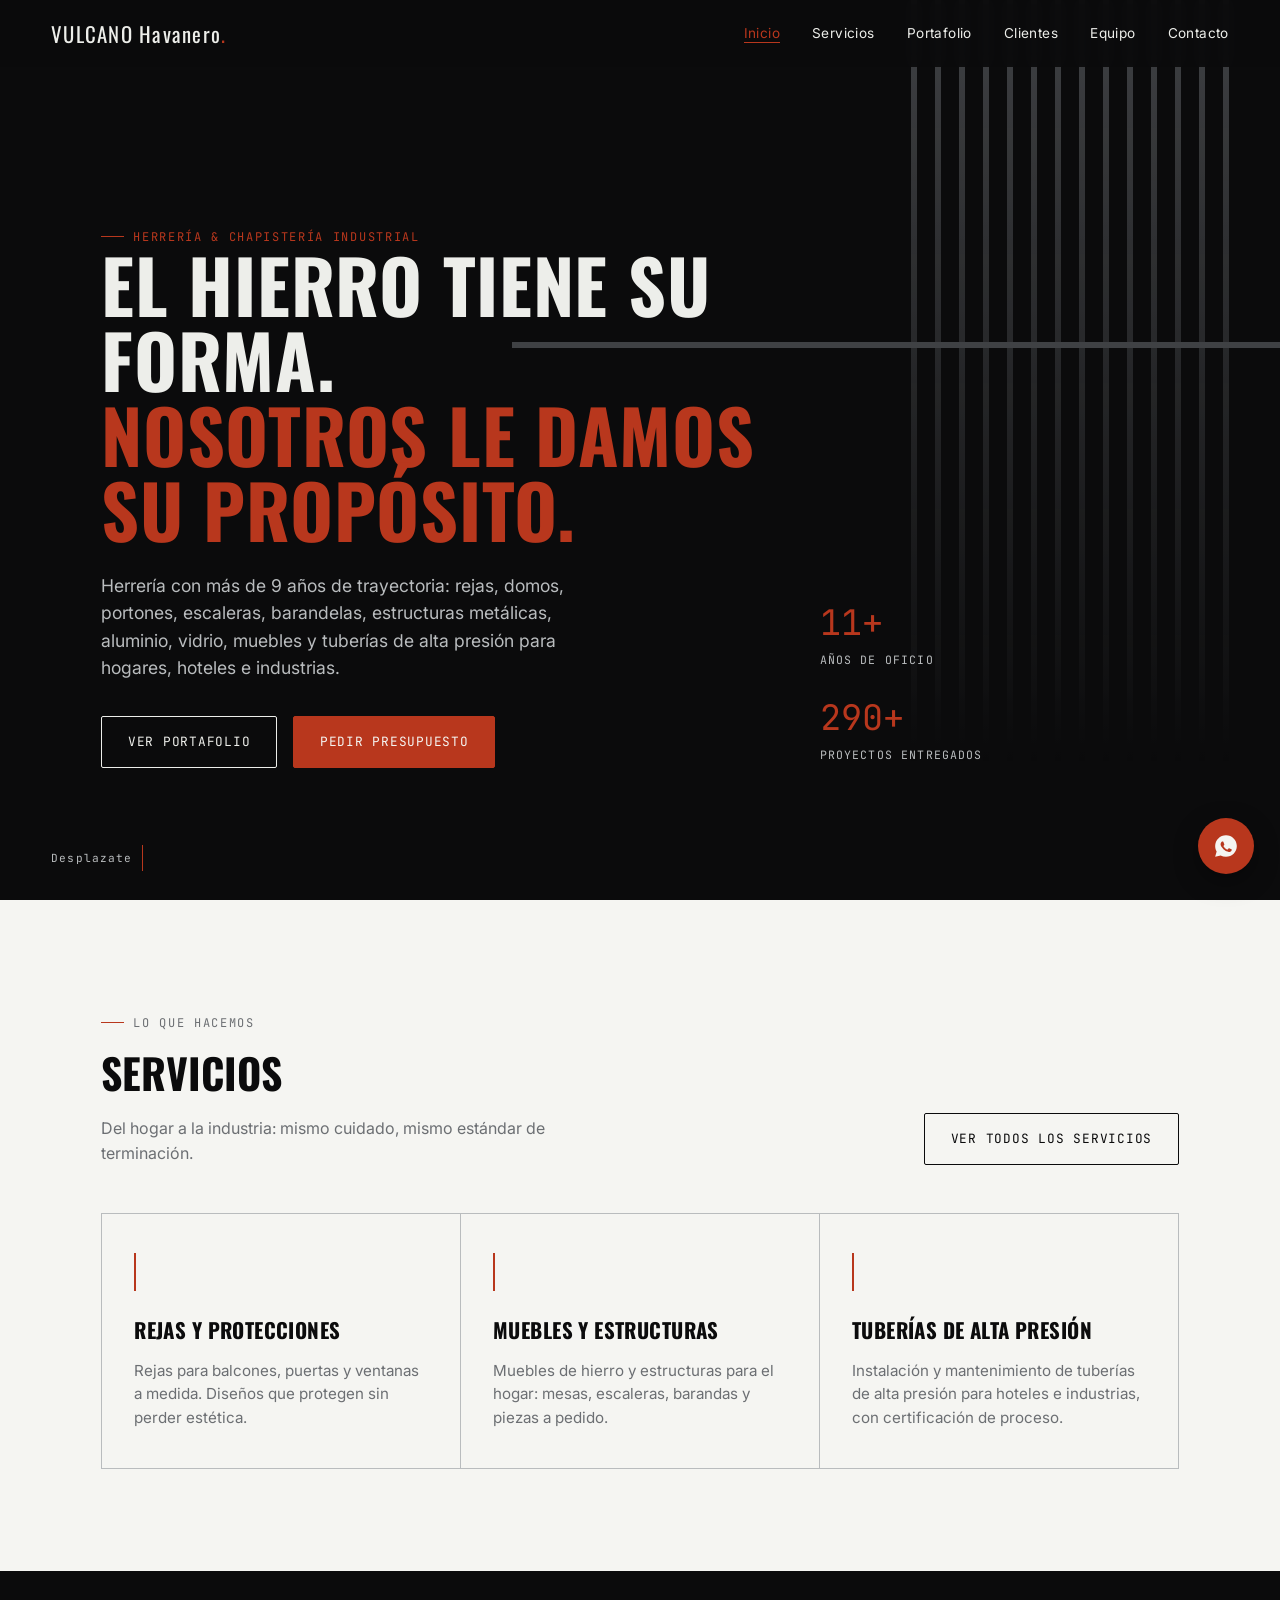
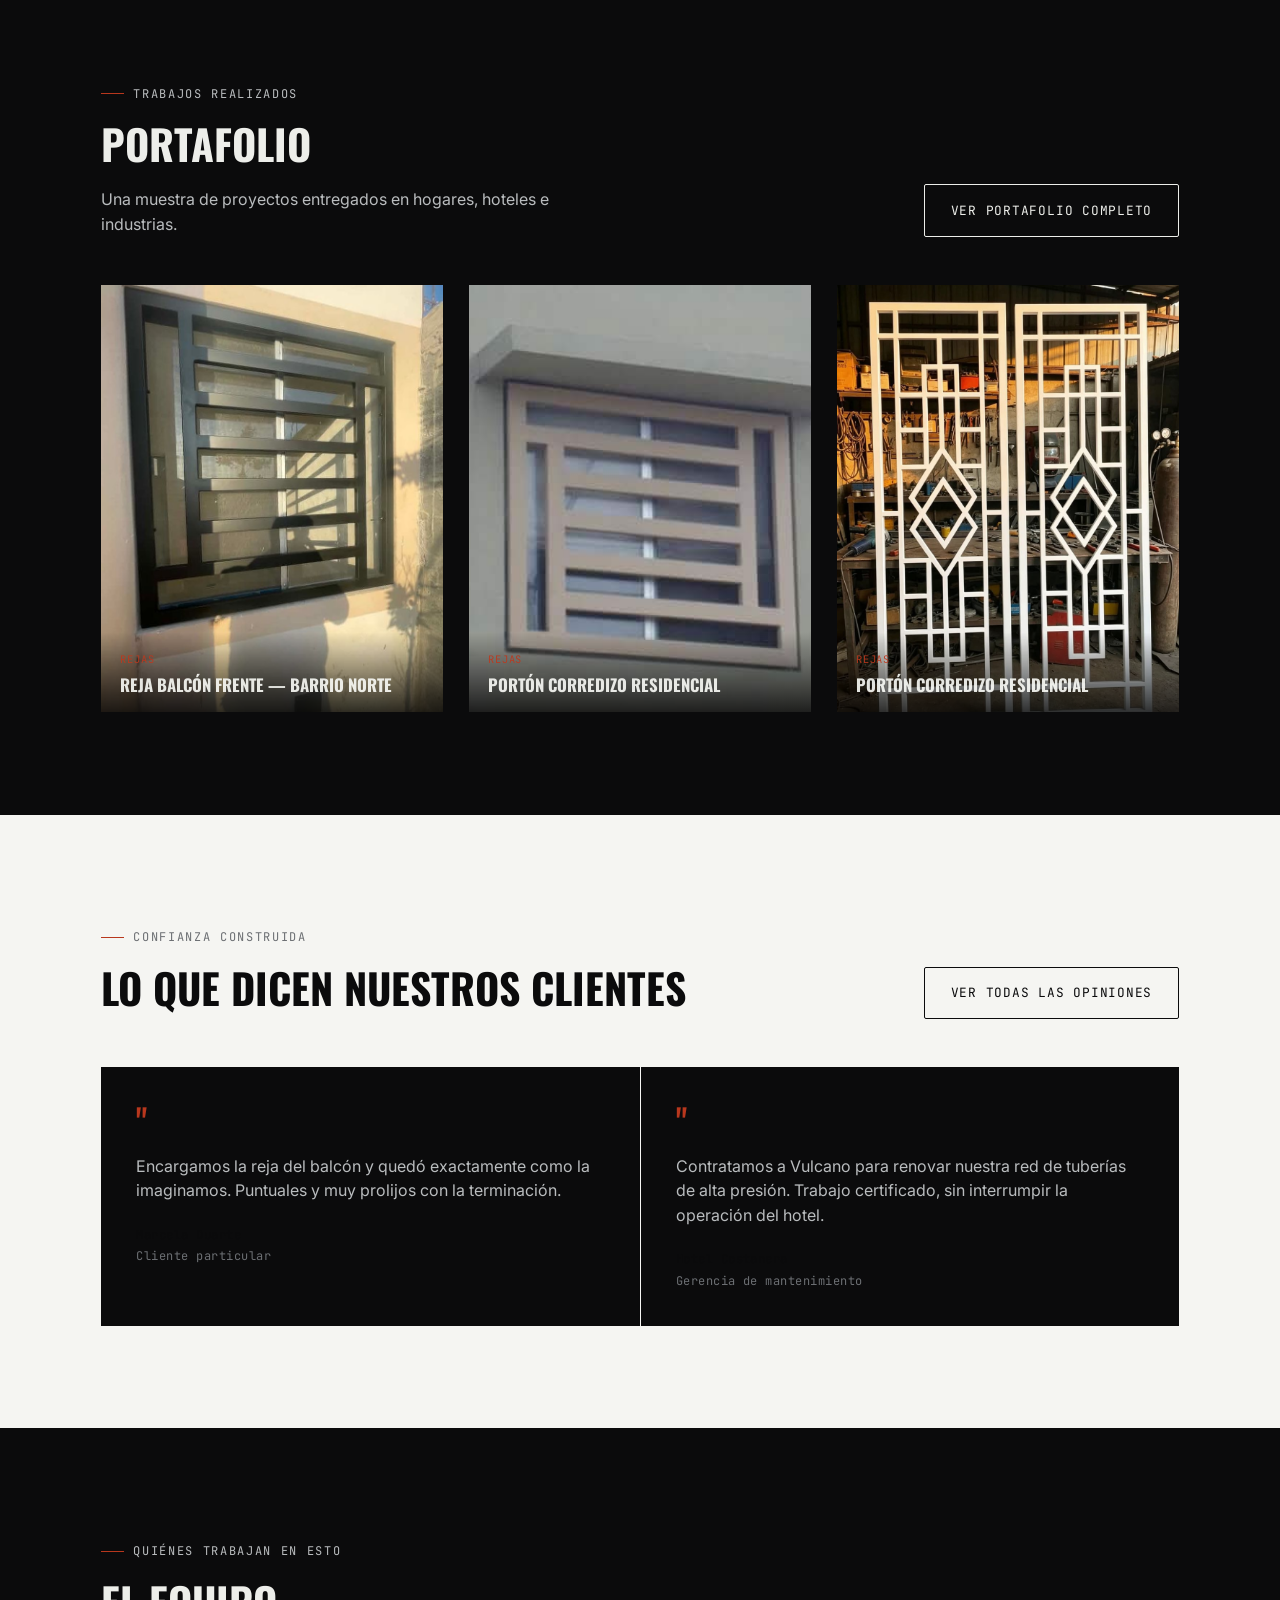
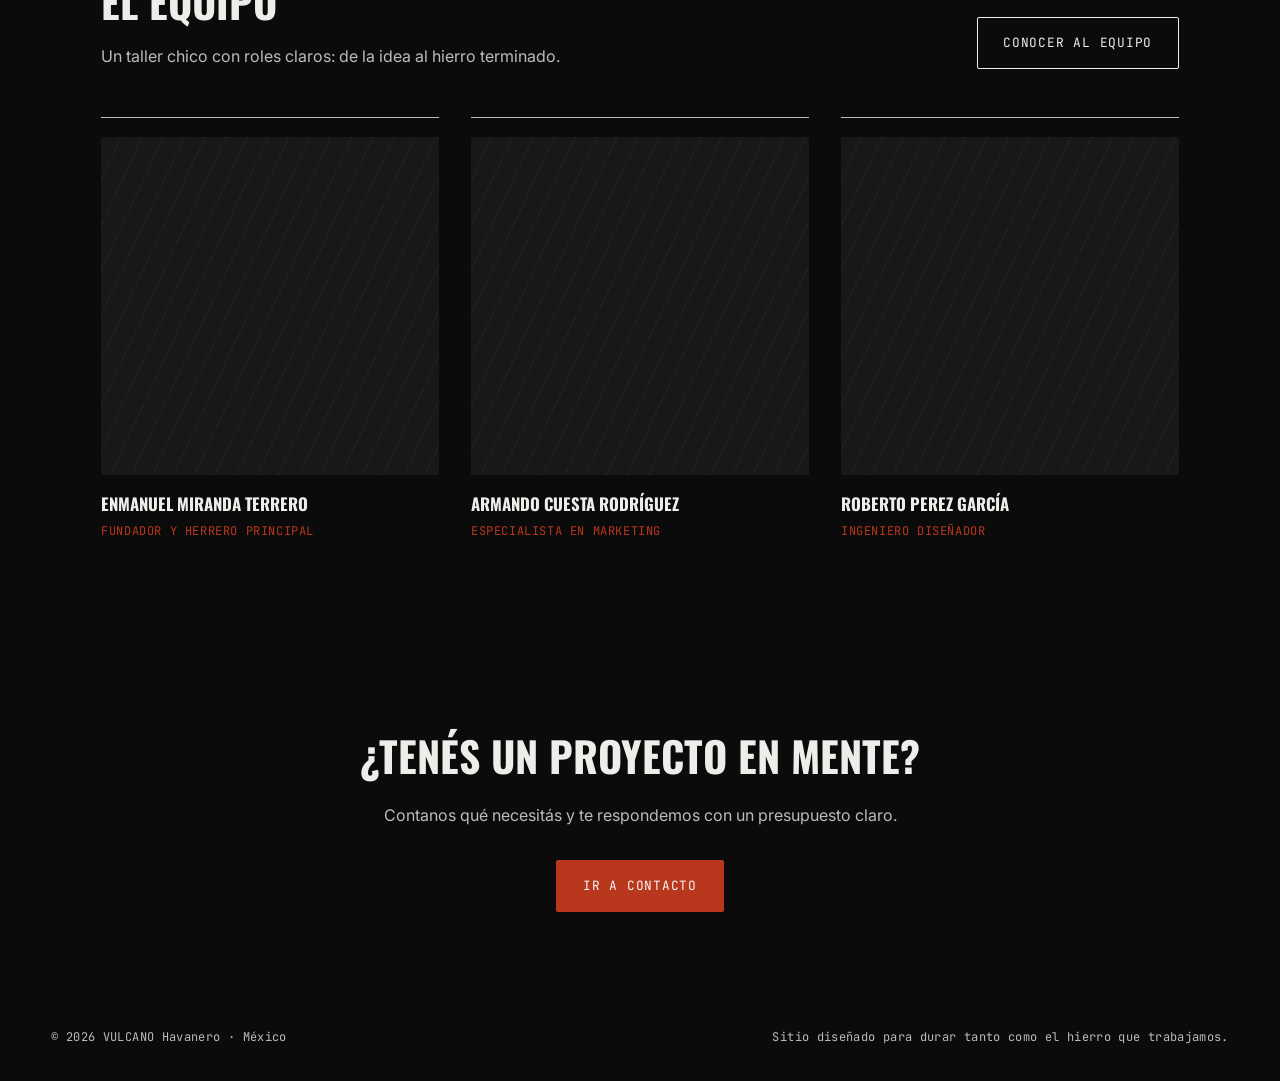
<file: index.html>
<!DOCTYPE html>
<html lang="es">
<head>
<meta charset="UTF-8">
<meta name="viewport" content="width=device-width, initial-scale=1.0">
<title>VULCANO Havanero — Herrería & Tuberías Industriales</title>
<meta name="description" content="Rejas, portones, muebles de hierro y tuberías de alta presión para hogares, hoteles e industrias.">
<link rel="preconnect" href="https://fonts.googleapis.com">
<link rel="preconnect" href="https://fonts.gstatic.com" crossorigin>
<link href="https://fonts.googleapis.com/css2?family=Oswald:wght@500;600;700&family=Inter:wght@400;500;600&family=JetBrains+Mono:wght@400;500&display=swap" rel="stylesheet">
<link rel="stylesheet" href="styles.css">
</head>
<body data-page="inicio">
<header>
  <a href="index.html" class="logo">VULCANO Havanero<span>.</span></a>
  <button class="nav-toggle" aria-label="Abrir menú" id="navToggle">☰</button>
  <nav>
    <ul id="navList">
      <li><a href="index.html" data-nav="inicio">Inicio</a></li>
      <li><a href="servicios.html" data-nav="servicios">Servicios</a></li>
      <li><a href="portafolio.html" data-nav="portafolio">Portafolio</a></li>
      <li><a href="testimonios.html" data-nav="testimonios">Clientes</a></li>
      <li><a href="equipo.html" data-nav="equipo">Equipo</a></li>
      <li><a href="contacto.html" data-nav="contacto">Contacto</a></li>
    </ul>
  </nav>
</header>

<section class="hero" id="inicio">
  <div class="grille" id="grille" aria-hidden="true"></div>
  <div class="container">
    <div class="hero-copy">
      <p class="eyebrow">Herrería &amp; chapistería industrial</p>
      <h1 id="heroTitle"></h1>
      <p class="lede" id="heroLede"></p>
      <div class="cta-row">
        <a href="portafolio.html" class="btn on-dark">Ver portafolio</a>
        <a href="contacto.html" class="btn primary">Pedir presupuesto</a>
      </div>
    </div>
    <div class="hero-stats" id="heroStats"></div>
  </div>
  <div class="scroll-cue">Desplazate</div>
</section>

<section class="section">
  <div class="container">
    <div class="teaser-head">
      <div class="txt">
        <p class="eyebrow">Lo que hacemos</p>
        <h2>Servicios</h2>
        <p>Del hogar a la industria: mismo cuidado, mismo estándar de terminación.</p>
      </div>
      <a href="servicios.html" class="btn">Ver todos los servicios</a>
    </div>
    <div class="services-grid" id="servicesGridHome"></div>
  </div>
</section>

<section class="section alt">
  <div class="container">
    <div class="teaser-head">
      <div class="txt">
        <p class="eyebrow">Trabajos realizados</p>
        <h2>Portafolio</h2>
        <p>Una muestra de proyectos entregados en hogares, hoteles e industrias.</p>
      </div>
      <a href="portafolio.html" class="btn on-dark">Ver portafolio completo</a>
    </div>
    <div class="portfolio-grid" id="portfolioGridHome"></div>
  </div>
</section>

<section class="section">
  <div class="container">
    <div class="teaser-head">
      <div class="txt">
        <p class="eyebrow">Confianza construida</p>
        <h2>Lo que dicen nuestros clientes</h2>
      </div>
      <a href="testimonios.html" class="btn">Ver todas las opiniones</a>
    </div>
    <div class="testi-grid" id="testiGridHome"></div>
  </div>
</section>

<section class="section alt">
  <div class="container">
    <div class="teaser-head">
      <div class="txt">
        <p class="eyebrow">Quiénes trabajan en esto</p>
        <h2>El equipo</h2>
        <p>Un taller chico con roles claros: de la idea al hierro terminado.</p>
      </div>
      <a href="equipo.html" class="btn on-dark">Conocer al equipo</a>
    </div>
    <div class="team-grid" id="teamGridHome"></div>
  </div>
</section>

<section class="cta-band">
  <h2>¿Tenés un proyecto en mente?</h2>
  <p>Contanos qué necesitás y te respondemos con un presupuesto claro.</p>
  <a href="contacto.html" class="btn primary">Ir a contacto</a>
</section>
<footer>
  <div class="footer-row">
    <span id="footerName"></span>
    <span>Sitio diseñado para durar tanto como el hierro que trabajamos.</span>
  </div>
</footer>

<a class="whatsapp-float" id="whatsappFloat" href="#" target="_blank" aria-label="Escribinos por WhatsApp">
  <svg viewBox="0 0 24 24"><path d="M12 2C6.48 2 2 6.48 2 12c0 1.85.5 3.58 1.36 5.07L2 22l5.06-1.33A9.94 9.94 0 0 0 12 22c5.52 0 10-4.48 10-10S17.52 2 12 2zm5.2 14.2c-.22.62-1.28 1.19-1.77 1.24-.45.05-.9.24-3.03-.63-2.57-1.06-4.24-3.67-4.37-3.84-.13-.17-1.04-1.38-1.04-2.64 0-1.25.66-1.87.9-2.12.22-.24.5-.3.66-.3.17 0 .33 0 .48.01.16.01.36-.06.56.43.22.53.75 1.85.82 1.98.06.13.1.29.02.46-.08.17-.13.28-.26.43-.13.15-.27.34-.39.46-.13.13-.26.27-.11.53.15.26.66 1.09 1.42 1.77.98.87 1.8 1.14 2.06 1.27.26.13.41.11.56-.06.16-.17.65-.75.82-1.01.17-.26.34-.22.56-.13.22.09 1.42.67 1.67.79.24.13.4.19.46.3.06.11.06.63-.16 1.25z"/></svg>
</a>

<script src="content.js"></script>
<script src="script.js"></script>
</body>
</html>
</file>
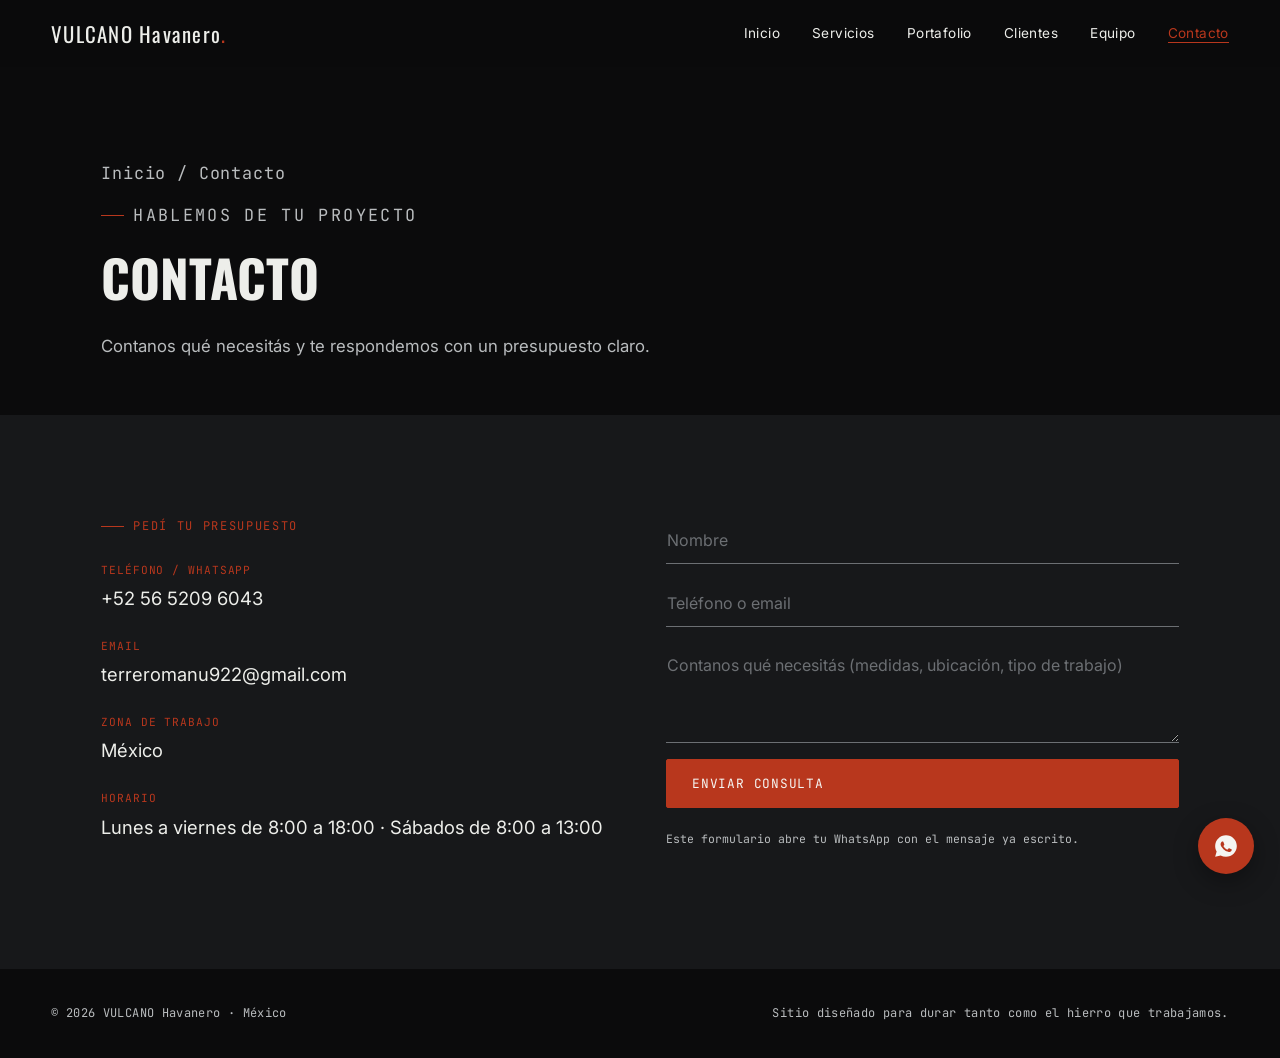
<file: contacto.html>
<!DOCTYPE html>
<html lang="es">
<head>
<meta charset="UTF-8">
<meta name="viewport" content="width=device-width, initial-scale=1.0">
<title>Contacto — VULCANO Herrería & Tuberías Industriales</title>
<meta name="description" content="Pedí tu presupuesto para rejas, muebles o tuberías de alta presión.">
<link rel="preconnect" href="https://fonts.googleapis.com">
<link rel="preconnect" href="https://fonts.gstatic.com" crossorigin>
<link href="https://fonts.googleapis.com/css2?family=Oswald:wght@500;600;700&family=Inter:wght@400;500;600&family=JetBrains+Mono:wght@400;500&display=swap" rel="stylesheet">
<link rel="stylesheet" href="styles.css">
</head>
<body data-page="contacto">
<header>
  <a href="index.html" class="logo">VULCANO Havanero<span>.</span></a>
  <button class="nav-toggle" aria-label="Abrir menú" id="navToggle">☰</button>
  <nav>
    <ul id="navList">
      <li><a href="index.html" data-nav="inicio">Inicio</a></li>
      <li><a href="servicios.html" data-nav="servicios">Servicios</a></li>
      <li><a href="portafolio.html" data-nav="portafolio">Portafolio</a></li>
      <li><a href="testimonios.html" data-nav="testimonios">Clientes</a></li>
      <li><a href="equipo.html" data-nav="equipo">Equipo</a></li>
      <li><a href="contacto.html" data-nav="contacto">Contacto</a></li>
    </ul>
  </nav>
</header>
<section class="page-banner">
  <div class="container">
    <p class="breadcrumb"><a href="index.html">Inicio</a> / Contacto</p>
    <p class="eyebrow">Hablemos de tu proyecto</p>
    <h1>Contacto</h1>
    <p>Contanos qué necesitás y te respondemos con un presupuesto claro.</p>
  </div>
</section>

<section class="section contact">
  <div class="container contact-grid">
    <div class="contact-info">
      <p class="eyebrow">Pedí tu presupuesto</p>
      <div id="contactRows" style="margin-top:1.6rem;"></div>
    </div>
    <form class="contact-form" id="contactForm">
      <input type="text" placeholder="Nombre" required>
      <input type="text" placeholder="Teléfono o email" required>
      <textarea placeholder="Contanos qué necesitás (medidas, ubicación, tipo de trabajo)" required></textarea>
      <button type="submit" class="btn primary">Enviar consulta</button>
      <p class="form-note">Este formulario abre tu WhatsApp con el mensaje ya escrito.</p>
    </form>
  </div>
</section>
<footer>
  <div class="footer-row">
    <span id="footerName"></span>
    <span>Sitio diseñado para durar tanto como el hierro que trabajamos.</span>
  </div>
</footer>

<a class="whatsapp-float" id="whatsappFloat" href="#" target="_blank" aria-label="Escribinos por WhatsApp">
  <svg viewBox="0 0 24 24"><path d="M12 2C6.48 2 2 6.48 2 12c0 1.85.5 3.58 1.36 5.07L2 22l5.06-1.33A9.94 9.94 0 0 0 12 22c5.52 0 10-4.48 10-10S17.52 2 12 2zm5.2 14.2c-.22.62-1.28 1.19-1.77 1.24-.45.05-.9.24-3.03-.63-2.57-1.06-4.24-3.67-4.37-3.84-.13-.17-1.04-1.38-1.04-2.64 0-1.25.66-1.87.9-2.12.22-.24.5-.3.66-.3.17 0 .33 0 .48.01.16.01.36-.06.56.43.22.53.75 1.85.82 1.98.06.13.1.29.02.46-.08.17-.13.28-.26.43-.13.15-.27.34-.39.46-.13.13-.26.27-.11.53.15.26.66 1.09 1.42 1.77.98.87 1.8 1.14 2.06 1.27.26.13.41.11.56-.06.16-.17.65-.75.82-1.01.17-.26.34-.22.56-.13.22.09 1.42.67 1.67.79.24.13.4.19.46.3.06.11.06.63-.16 1.25z"/></svg>
</a>

<script src="content.js"></script>
<script src="script.js"></script>
</body>
</html>
</file>
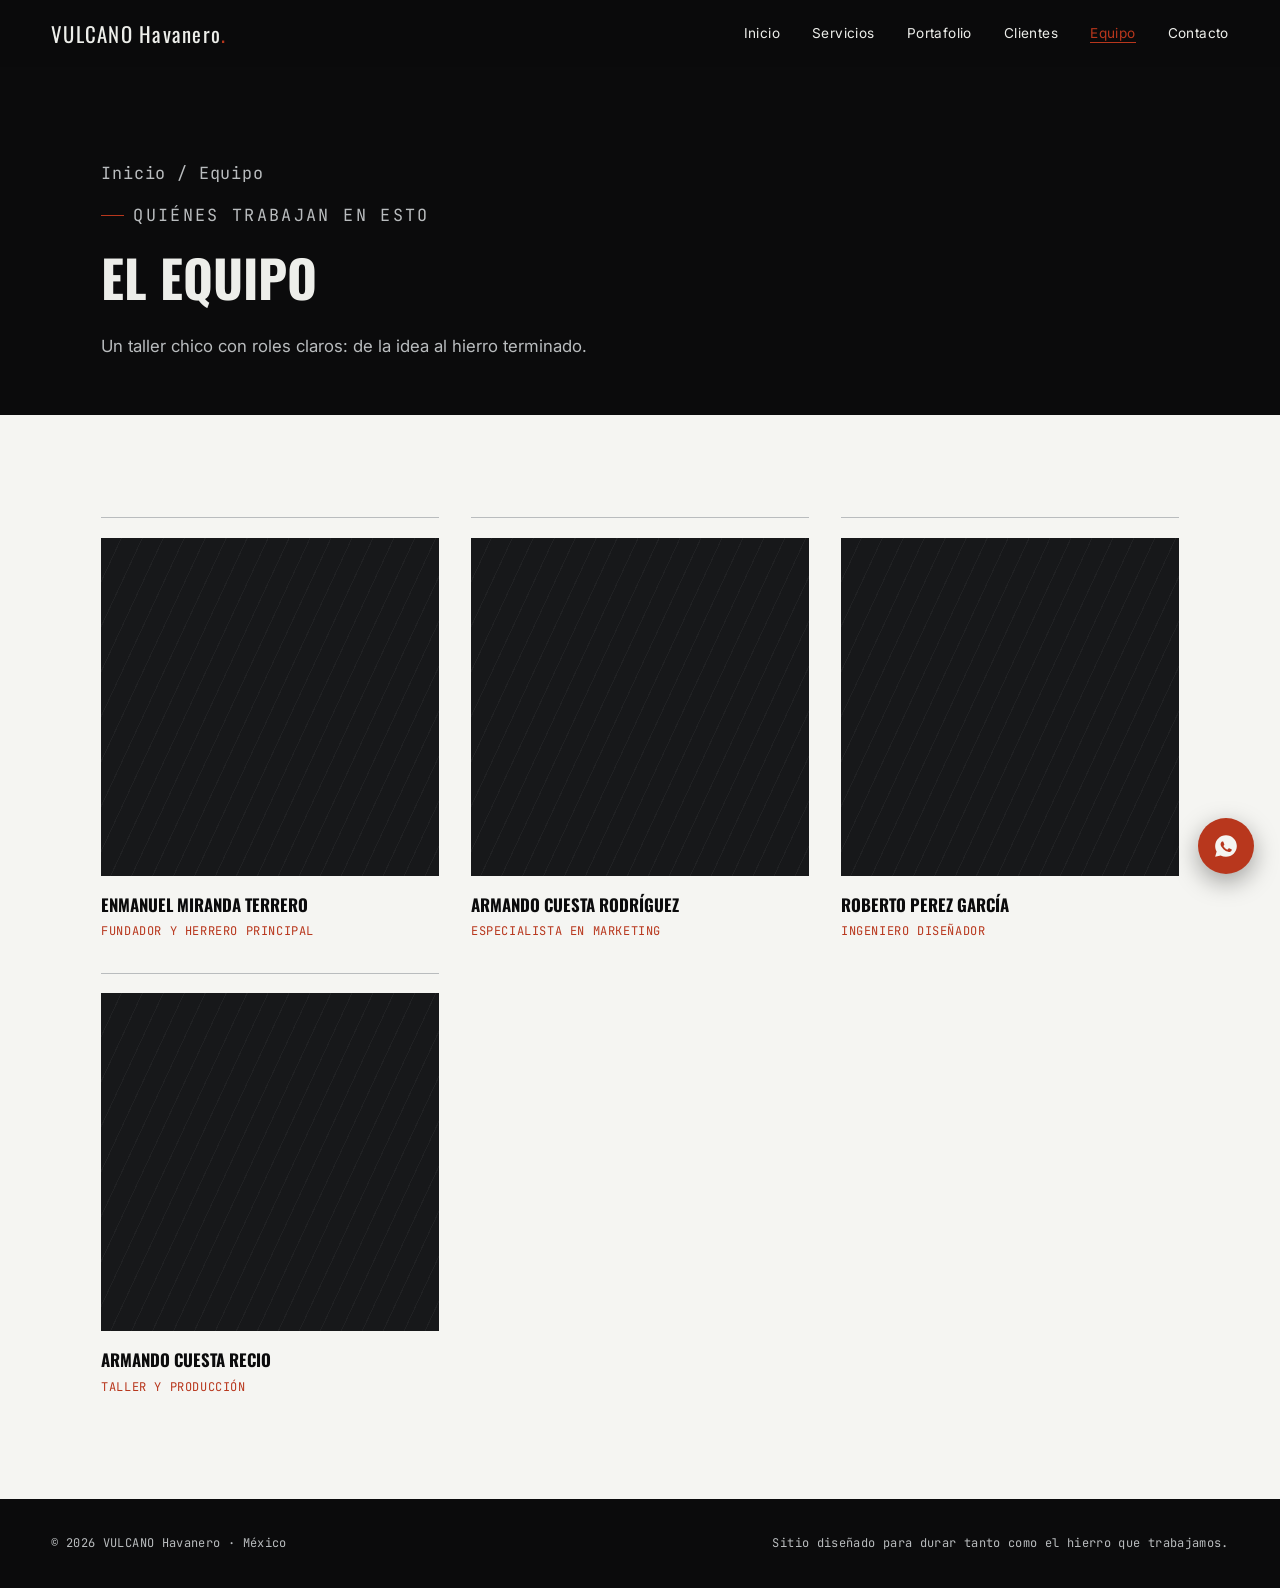
<file: equipo.html>
<!DOCTYPE html>
<html lang="es">
<head>
<meta charset="UTF-8">
<meta name="viewport" content="width=device-width, initial-scale=1.0">
<title>Equipo — VULCANO Havanero Herrería & Tuberías Industriales</title>
<meta name="description" content="Conocé al equipo detrás de VULCANO: herrería, diseño, marketing y producción.">
<link rel="preconnect" href="https://fonts.googleapis.com">
<link rel="preconnect" href="https://fonts.gstatic.com" crossorigin>
<link href="https://fonts.googleapis.com/css2?family=Oswald:wght@500;600;700&family=Inter:wght@400;500;600&family=JetBrains+Mono:wght@400;500&display=swap" rel="stylesheet">
<link rel="stylesheet" href="styles.css">
</head>
<body data-page="equipo">
<header>
  <a href="index.html" class="logo">VULCANO Havanero<span>.</span></a>
  <button class="nav-toggle" aria-label="Abrir menú" id="navToggle">☰</button>
  <nav>
    <ul id="navList">
      <li><a href="index.html" data-nav="inicio">Inicio</a></li>
      <li><a href="servicios.html" data-nav="servicios">Servicios</a></li>
      <li><a href="portafolio.html" data-nav="portafolio">Portafolio</a></li>
      <li><a href="testimonios.html" data-nav="testimonios">Clientes</a></li>
      <li><a href="equipo.html" data-nav="equipo">Equipo</a></li>
      <li><a href="contacto.html" data-nav="contacto">Contacto</a></li>
    </ul>
  </nav>
</header>
<section class="page-banner">
  <div class="container">
    <p class="breadcrumb"><a href="index.html">Inicio</a> / Equipo</p>
    <p class="eyebrow">Quiénes trabajan en esto</p>
    <h1>El equipo</h1>
    <p>Un taller chico con roles claros: de la idea al hierro terminado.</p>
  </div>
</section>

<section class="section">
  <div class="container">
    <div class="team-grid" id="teamGrid"></div>
  </div>
</section>
<footer>
  <div class="footer-row">
    <span id="footerName"></span>
    <span>Sitio diseñado para durar tanto como el hierro que trabajamos.</span>
  </div>
</footer>

<a class="whatsapp-float" id="whatsappFloat" href="#" target="_blank" aria-label="Escribinos por WhatsApp">
  <svg viewBox="0 0 24 24"><path d="M12 2C6.48 2 2 6.48 2 12c0 1.85.5 3.58 1.36 5.07L2 22l5.06-1.33A9.94 9.94 0 0 0 12 22c5.52 0 10-4.48 10-10S17.52 2 12 2zm5.2 14.2c-.22.62-1.28 1.19-1.77 1.24-.45.05-.9.24-3.03-.63-2.57-1.06-4.24-3.67-4.37-3.84-.13-.17-1.04-1.38-1.04-2.64 0-1.25.66-1.87.9-2.12.22-.24.5-.3.66-.3.17 0 .33 0 .48.01.16.01.36-.06.56.43.22.53.75 1.85.82 1.98.06.13.1.29.02.46-.08.17-.13.28-.26.43-.13.15-.27.34-.39.46-.13.13-.26.27-.11.53.15.26.66 1.09 1.42 1.77.98.87 1.8 1.14 2.06 1.27.26.13.41.11.56-.06.16-.17.65-.75.82-1.01.17-.26.34-.22.56-.13.22.09 1.42.67 1.67.79.24.13.4.19.46.3.06.11.06.63-.16 1.25z"/></svg>
</a>

<script src="content.js"></script>
<script src="script.js"></script>
</body>
</html>
</file>
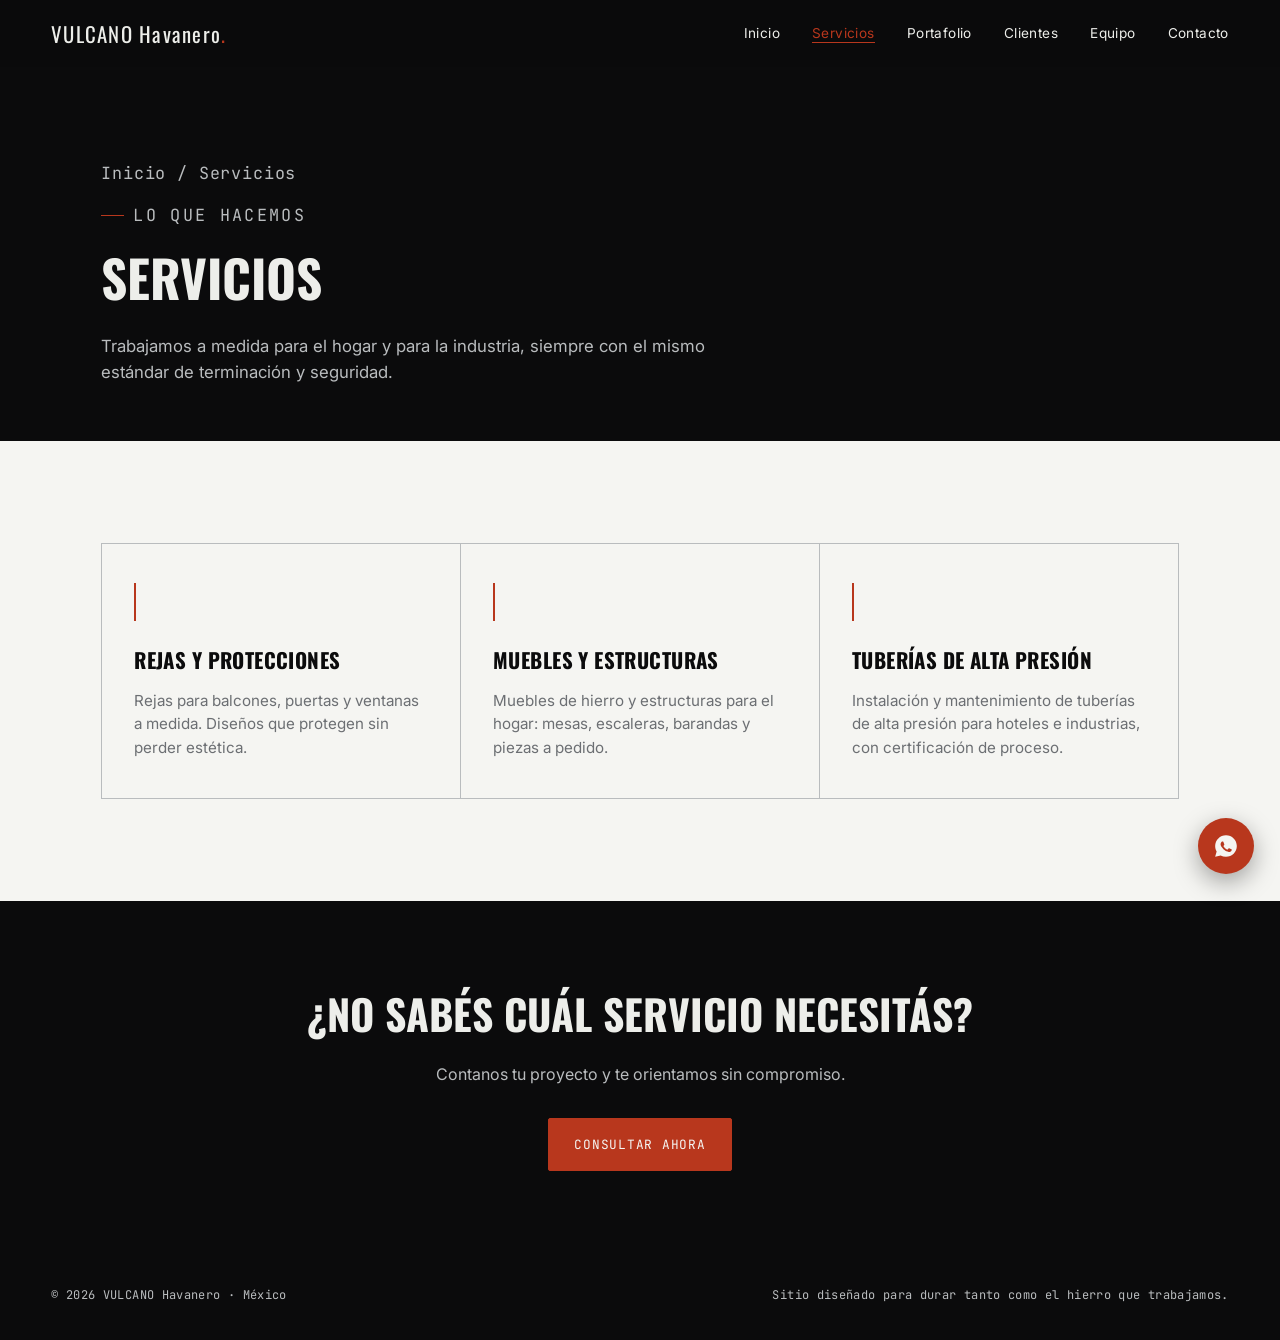
<file: servicios.html>
<!DOCTYPE html>
<html lang="es">
<head>
<meta charset="UTF-8">
<meta name="viewport" content="width=device-width, initial-scale=1.0">
<title>Servicios — VULCANO Hvanero Herrería & Tuberías Industriales</title>
<meta name="description" content="Rejas y protecciones, muebles y estructuras, y tuberías de alta presión para hoteles e industrias.">
<link rel="preconnect" href="https://fonts.googleapis.com">
<link rel="preconnect" href="https://fonts.gstatic.com" crossorigin>
<link href="https://fonts.googleapis.com/css2?family=Oswald:wght@500;600;700&family=Inter:wght@400;500;600&family=JetBrains+Mono:wght@400;500&display=swap" rel="stylesheet">
<link rel="stylesheet" href="styles.css">
</head>
<body data-page="servicios">
<header>
  <a href="index.html" class="logo">VULCANO Havanero<span>.</span></a>
  <button class="nav-toggle" aria-label="Abrir menú" id="navToggle">☰</button>
  <nav>
    <ul id="navList">
      <li><a href="index.html" data-nav="inicio">Inicio</a></li>
      <li><a href="servicios.html" data-nav="servicios">Servicios</a></li>
      <li><a href="portafolio.html" data-nav="portafolio">Portafolio</a></li>
      <li><a href="testimonios.html" data-nav="testimonios">Clientes</a></li>
      <li><a href="equipo.html" data-nav="equipo">Equipo</a></li>
      <li><a href="contacto.html" data-nav="contacto">Contacto</a></li>
    </ul>
  </nav>
</header>
<section class="page-banner">
  <div class="container">
    <p class="breadcrumb"><a href="index.html">Inicio</a> / Servicios</p>
    <p class="eyebrow">Lo que hacemos</p>
    <h1>Servicios</h1>
    <p>Trabajamos a medida para el hogar y para la industria, siempre con el mismo estándar de terminación y seguridad.</p>
  </div>
</section>

<section class="section">
  <div class="container">
    <div class="services-grid" id="servicesGrid"></div>
  </div>
</section>

<section class="cta-band">
  <h2>¿No sabés cuál servicio necesitás?</h2>
  <p>Contanos tu proyecto y te orientamos sin compromiso.</p>
  <a href="contacto.html" class="btn primary">Consultar ahora</a>
</section>
<footer>
  <div class="footer-row">
    <span id="footerName"></span>
    <span>Sitio diseñado para durar tanto como el hierro que trabajamos.</span>
  </div>
</footer>

<a class="whatsapp-float" id="whatsappFloat" href="#" target="_blank" aria-label="Escribinos por WhatsApp">
  <svg viewBox="0 0 24 24"><path d="M12 2C6.48 2 2 6.48 2 12c0 1.85.5 3.58 1.36 5.07L2 22l5.06-1.33A9.94 9.94 0 0 0 12 22c5.52 0 10-4.48 10-10S17.52 2 12 2zm5.2 14.2c-.22.62-1.28 1.19-1.77 1.24-.45.05-.9.24-3.03-.63-2.57-1.06-4.24-3.67-4.37-3.84-.13-.17-1.04-1.38-1.04-2.64 0-1.25.66-1.87.9-2.12.22-.24.5-.3.66-.3.17 0 .33 0 .48.01.16.01.36-.06.56.43.22.53.75 1.85.82 1.98.06.13.1.29.02.46-.08.17-.13.28-.26.43-.13.15-.27.34-.39.46-.13.13-.26.27-.11.53.15.26.66 1.09 1.42 1.77.98.87 1.8 1.14 2.06 1.27.26.13.41.11.56-.06.16-.17.65-.75.82-1.01.17-.26.34-.22.56-.13.22.09 1.42.67 1.67.79.24.13.4.19.46.3.06.11.06.63-.16 1.25z"/></svg>
</a>

<script src="content.js"></script>
<script src="script.js"></script>
</body>
</html>
</file>
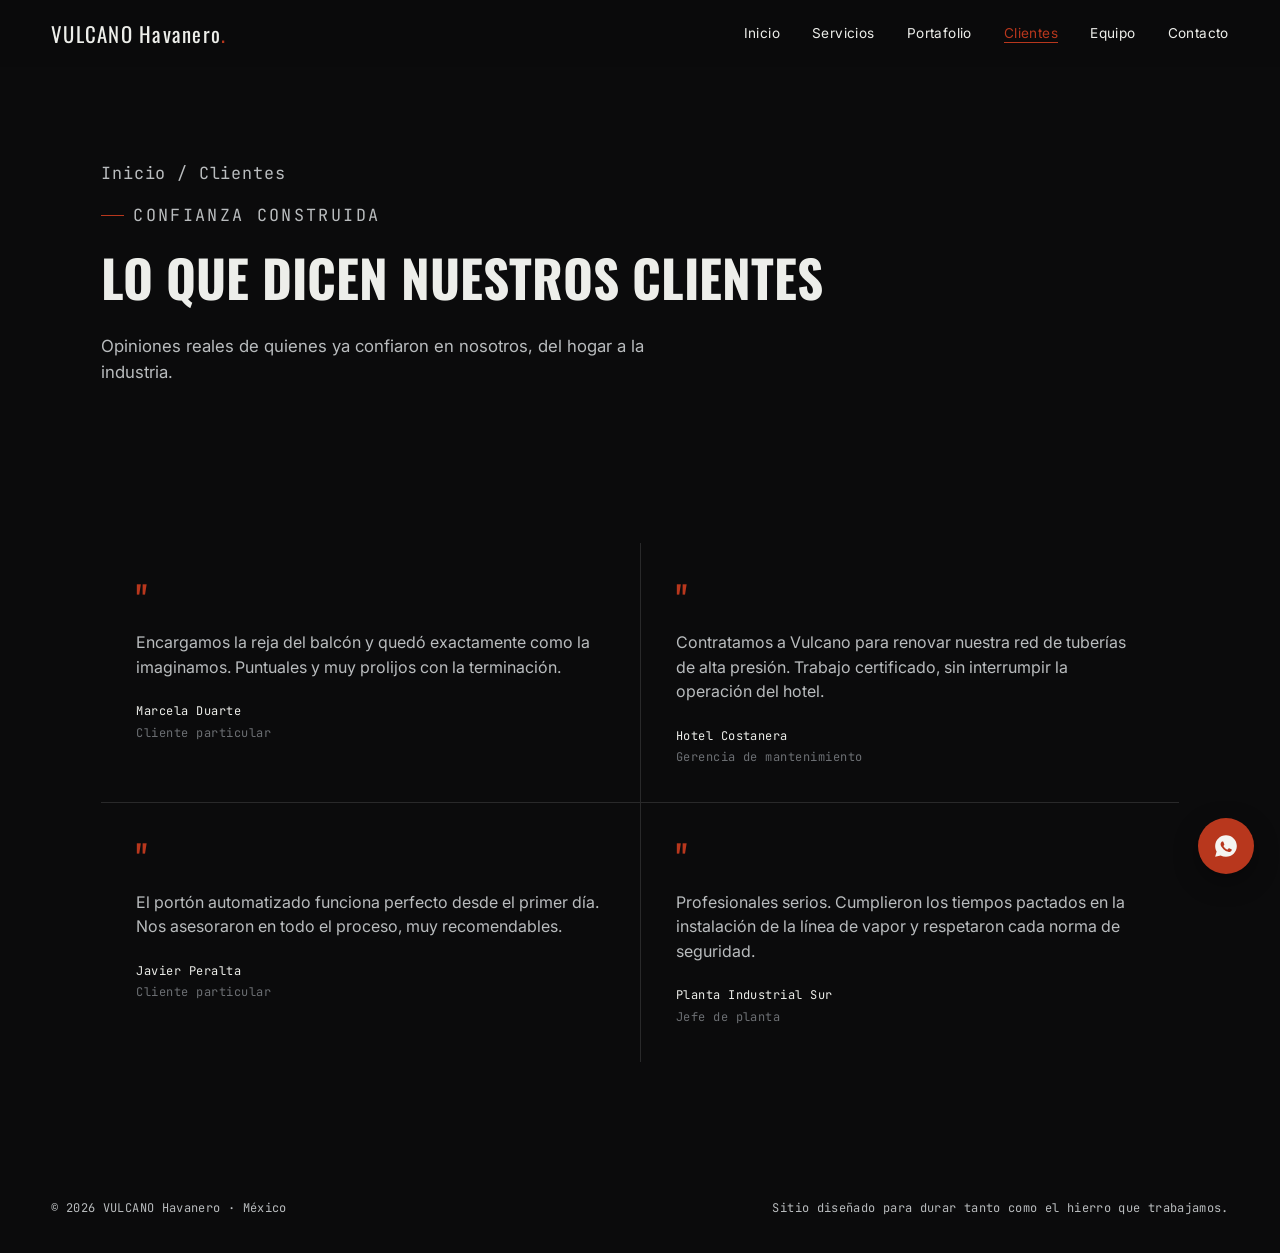
<file: testimonios.html>
<!DOCTYPE html>
<html lang="es">
<head>
<meta charset="UTF-8">
<meta name="viewport" content="width=device-width, initial-scale=1.0">
<title>Clientes — VULCANO Herrería & Tuberías Industriales</title>
<meta name="description" content="Lo que dicen nuestros clientes particulares, hoteles e industrias sobre nuestro trabajo.">
<link rel="preconnect" href="https://fonts.googleapis.com">
<link rel="preconnect" href="https://fonts.gstatic.com" crossorigin>
<link href="https://fonts.googleapis.com/css2?family=Oswald:wght@500;600;700&family=Inter:wght@400;500;600&family=JetBrains+Mono:wght@400;500&display=swap" rel="stylesheet">
<link rel="stylesheet" href="styles.css">
</head>
<body data-page="testimonios">
<header>
  <a href="index.html" class="logo">VULCANO Havanero<span>.</span></a>
  <button class="nav-toggle" aria-label="Abrir menú" id="navToggle">☰</button>
  <nav>
    <ul id="navList">
      <li><a href="index.html" data-nav="inicio">Inicio</a></li>
      <li><a href="servicios.html" data-nav="servicios">Servicios</a></li>
      <li><a href="portafolio.html" data-nav="portafolio">Portafolio</a></li>
      <li><a href="testimonios.html" data-nav="testimonios">Clientes</a></li>
      <li><a href="equipo.html" data-nav="equipo">Equipo</a></li>
      <li><a href="contacto.html" data-nav="contacto">Contacto</a></li>
    </ul>
  </nav>
</header>
<section class="page-banner">
  <div class="container">
    <p class="breadcrumb"><a href="index.html">Inicio</a> / Clientes</p>
    <p class="eyebrow">Confianza construida</p>
    <h1>Lo que dicen nuestros clientes</h1>
    <p>Opiniones reales de quienes ya confiaron en nosotros, del hogar a la industria.</p>
  </div>
</section>

<section class="section testi-section">
  <div class="container">
    <div class="testi-grid" id="testiGrid"></div>
  </div>
</section>
<footer>
  <div class="footer-row">
    <span id="footerName"></span>
    <span>Sitio diseñado para durar tanto como el hierro que trabajamos.</span>
  </div>
</footer>

<a class="whatsapp-float" id="whatsappFloat" href="#" target="_blank" aria-label="Escribinos por WhatsApp">
  <svg viewBox="0 0 24 24"><path d="M12 2C6.48 2 2 6.48 2 12c0 1.85.5 3.58 1.36 5.07L2 22l5.06-1.33A9.94 9.94 0 0 0 12 22c5.52 0 10-4.48 10-10S17.52 2 12 2zm5.2 14.2c-.22.62-1.28 1.19-1.77 1.24-.45.05-.9.24-3.03-.63-2.57-1.06-4.24-3.67-4.37-3.84-.13-.17-1.04-1.38-1.04-2.64 0-1.25.66-1.87.9-2.12.22-.24.5-.3.66-.3.17 0 .33 0 .48.01.16.01.36-.06.56.43.22.53.75 1.85.82 1.98.06.13.1.29.02.46-.08.17-.13.28-.26.43-.13.15-.27.34-.39.46-.13.13-.26.27-.11.53.15.26.66 1.09 1.42 1.77.98.87 1.8 1.14 2.06 1.27.26.13.41.11.56-.06.16-.17.65-.75.82-1.01.17-.26.34-.22.56-.13.22.09 1.42.67 1.67.79.24.13.4.19.46.3.06.11.06.63-.16 1.25z"/></svg>
</a>

<script src="content.js"></script>
<script src="script.js"></script>
</body>
</html>
</file>
<file: styles.css>
/* ==================== TOKENS ==================== */
:root{
  --black: #0b0b0c;
  --black-soft: #17181a;
  --white: #edeeea;
  --paper: #f5f5f2;
  --steel: #6c6f73;
  --steel-light: #b9bcbe;
  --ember: #b8371d;
  --ember-dim: #7c2513;

  --display: "Oswald", sans-serif;
  --body: "Inter", sans-serif;
  --mono: "JetBrains Mono", monospace;

  --gap: clamp(1.5rem, 4vw, 4rem);
  --radius: 2px;
}

*{ box-sizing: border-box; margin:0; padding:0; }
html{ scroll-behavior: smooth; }
body{
  background: var(--paper);
  color: var(--black);
  font-family: var(--body);
  line-height: 1.55;
  overflow-x: hidden;
}
img{ max-width:100%; display:block; }
a{ color:inherit; text-decoration:none; }
ul{ list-style:none; }

@media (prefers-reduced-motion: reduce){
  *{ animation-duration: 0.01ms !important; animation-iteration-count: 1 !important; transition-duration: 0.01ms !important; scroll-behavior:auto !important; }
}

:focus-visible{ outline: 2px solid var(--ember); outline-offset: 3px; }

.container{ max-width: 1180px; margin:0 auto; padding: 0 var(--gap); }
.eyebrow{
  font-family: var(--mono); font-size: 0.75rem; letter-spacing: 0.14em;
  text-transform: uppercase; color: var(--ember); display:flex; align-items:center; gap:.6rem;
}
.eyebrow::before{ content:""; width:1.4rem; height:1px; background: var(--ember); display:inline-block; }

.section{ padding: clamp(4rem,8vw,7rem) 0; }
.section-head{ max-width: 640px; margin-bottom: clamp(2rem,5vw,3.5rem); }
.section-head h2{
  font-family: var(--display); font-weight:600; text-transform:uppercase;
  font-size: clamp(2rem, 4vw, 3rem); letter-spacing: 0.01em; margin-top:.6rem;
}
.section-head p{ color: var(--steel); margin-top:1rem; font-size:1.05rem; max-width:52ch; }

/* ==================== BOTONES ==================== */
.btn{
  display:inline-flex; align-items:center; gap:.6rem;
  font-family: var(--mono); font-size:.8rem; letter-spacing:.06em; text-transform:uppercase;
  padding: .95rem 1.6rem; border: 1px solid var(--black); border-radius: var(--radius);
  transition: background .25s ease, color .25s ease, border-color .25s ease;
  cursor:pointer; background:none;
}
.btn:hover{ background: var(--black); color: var(--paper); }
.btn.primary{ background: var(--ember); border-color: var(--ember); color: var(--paper); }
.btn.primary:hover{ background: var(--ember-dim); border-color: var(--ember-dim); }
.btn.on-dark{ border-color: var(--white); color: var(--white); }
.btn.on-dark:hover{ background: var(--white); color: var(--black); }

/* ==================== HEADER ==================== */
header{
  position: fixed; top:0; left:0; right:0; z-index: 50;
  display:flex; align-items:center; justify-content:space-between;
  padding: 1.1rem var(--gap);
  background: rgba(11,11,12,0.9); backdrop-filter: blur(6px);
  color: var(--white);
}
.logo{ font-family: var(--display); font-size:1.3rem; letter-spacing:.06em; }
.logo span{ color: var(--ember); }
nav ul{ display:flex; gap: 2rem; font-size:.85rem; letter-spacing:.03em; }
nav a{ position:relative; padding-bottom:2px; }
nav a::after{ content:""; position:absolute; left:0; bottom:0; width:0; height:1px; background: var(--ember); transition: width .25s ease; }
nav a:hover::after{ width:100%; }
nav a.current{ color: var(--ember); }
nav a.current::after{ width:100%; }
.nav-toggle{ display:none; background:none; border:none; color:var(--white); font-size:1.5rem; }

@media (max-width: 860px){
  nav ul{
    position:fixed; top:0; right:0; height:100vh; width:min(78vw,320px);
    background: var(--black); flex-direction:column; padding: 6rem 2rem; gap:1.6rem;
    transform: translateX(100%); transition: transform .35s ease;
  }
  nav ul.open{ transform: translateX(0); }
  .nav-toggle{ display:block; z-index:60; }
}

/* ==================== HERO ==================== */
.hero{
  min-height: 100vh; background: var(--black); color: var(--white);
  position:relative; display:flex; align-items:center; overflow:hidden;
  padding-top: 6rem;
}
.hero .container{ position:relative; z-index:2; display:grid; grid-template-columns: 1.3fr 0.7fr; gap: var(--gap); align-items:end; }
.hero h1{
  font-family: var(--display); font-weight:700; text-transform:uppercase;
  font-size: clamp(2.4rem, 6vw, 4.6rem); line-height:1.02; letter-spacing:.01em;
}
.hero h1 em{ font-style:normal; color: var(--ember); }
.hero .lede{ color: var(--steel-light); max-width:46ch; margin-top:1.6rem; font-size:1.1rem; }
.hero .cta-row{ margin-top:2.2rem; display:flex; gap:1rem; flex-wrap:wrap; }

.hero-stats{ display:flex; flex-direction:column; gap:1.4rem; padding-bottom:.3rem; }
.stat .n{ font-family: var(--mono); font-size:2.2rem; color: var(--ember); }
.stat .l{ font-family: var(--mono); font-size:.72rem; letter-spacing:.1em; text-transform:uppercase; color: var(--steel-light); }

/* Signature element: animated grille / "reja" bars assembling behind the hero copy */
.grille{
  position:absolute; inset:0; display:flex; justify-content:flex-end;
  gap: clamp(10px,1.6vw,18px); padding-right: 4vw; z-index:1; pointer-events:none;
  opacity: .55;
}
.grille .bar{
  width: clamp(3px,.5vw,6px); background: linear-gradient(var(--steel), transparent 85%);
  transform: translateY(-110%); animation: drop .9s cubic-bezier(.2,.8,.2,1) forwards;
}
@keyframes drop{ to{ transform: translateY(0); } }
.grille .bar.cross{ position:absolute; height: clamp(3px,.5vw,6px); width:60%; background: var(--steel); top:38%; right:0; transform: scaleX(0); transform-origin:right; animation: extend 1s .9s cubic-bezier(.2,.8,.2,1) forwards; }
@keyframes extend{ to{ transform: scaleX(1); } }

.scroll-cue{ position:absolute; bottom:1.8rem; left: var(--gap); font-family:var(--mono); font-size:.7rem; letter-spacing:.1em; color: var(--steel-light); display:flex; align-items:center; gap:.6rem; z-index:2; }
.scroll-cue::after{ content:""; width:1px; height:26px; background: var(--ember); animation: pulse 1.6s ease-in-out infinite; }
@keyframes pulse{ 0%,100%{ opacity:.3 } 50%{ opacity:1 } }

@media (max-width: 860px){
  .hero .container{ grid-template-columns:1fr; }
  .hero-stats{ flex-direction:row; gap:2rem; }
  .grille{ opacity:.3; }
}

/* ==================== SERVICIOS ==================== */
.services-grid{ display:grid; grid-template-columns: repeat(3,1fr); gap: 1px; background: var(--steel-light); border:1px solid var(--steel-light); }
.service-card{ background: var(--paper); padding: 2.4rem 2rem; position:relative; }
.service-card .bar-mark{ width:2px; height:2.4rem; background: var(--ember); margin-bottom:1.4rem; }
.service-card h3{ font-family: var(--display); text-transform:uppercase; font-size:1.3rem; letter-spacing:.02em; }
.service-card p{ color: var(--steel); margin-top:.8rem; font-size:.95rem; }
@media (max-width: 860px){ .services-grid{ grid-template-columns:1fr; } }

/* ==================== PORTAFOLIO ==================== */
.filters{ display:flex; gap:.6rem; flex-wrap:wrap; margin-bottom:2rem; }
.filter-btn{
  font-family: var(--mono); font-size:.75rem; letter-spacing:.06em; text-transform:uppercase;
  padding:.55rem 1.1rem; border:1px solid var(--steel-light); background:none; cursor:pointer;
  transition: all .2s ease;
}
.filter-btn:hover{ border-color: var(--black); }
.filter-btn.active{ background: var(--black); color: var(--paper); border-color: var(--black); }

.portfolio-grid{ display:grid; grid-template-columns: repeat(3,1fr); gap: 1.6rem; }
.p-card{ position:relative; overflow:hidden; background: var(--black-soft); aspect-ratio: 4/5; }
.p-card img{ width:100%; height:100%; object-fit:cover; opacity:0; transition: opacity .3s ease, transform .5s ease; }
.p-card img.loaded{ opacity:1; }
.p-card:hover img{ transform: scale(1.05); }
.p-card .placeholder{ position:absolute; inset:0; display:flex; flex-direction:column; align-items:center; justify-content:center; gap:.6rem; color: var(--steel-light); }
.p-card .placeholder svg{ width:34px; height:34px; opacity:.6; }
.p-card .placeholder span{ font-family: var(--mono); font-size:.65rem; letter-spacing:.08em; text-transform:uppercase; text-align:center; padding:0 1rem; }
.p-card .overlay{
  position:absolute; left:0; right:0; bottom:0; padding:1.2rem 1.2rem 1.4rem;
  background: linear-gradient(to top, rgba(0,0,0,.92), transparent);
  color: var(--white); transform: translateY(8px); opacity:.95;
}
.p-card .overlay .cat{ font-family: var(--mono); font-size:.65rem; color: var(--ember); text-transform:uppercase; letter-spacing:.08em; }
.p-card .overlay h4{ font-family: var(--display); font-size:1.05rem; text-transform:uppercase; margin-top:.3rem; }
.p-card .overlay p{ font-size:.8rem; color: var(--steel-light); margin-top:.4rem; display:none; }
@media (max-width: 860px){ .portfolio-grid{ grid-template-columns: repeat(2,1fr); } }
@media (max-width: 560px){ .portfolio-grid{ grid-template-columns: 1fr; } }

/* ==================== TESTIMONIOS ==================== */
.testi-section{ background: var(--black); color: var(--white); }
.testi-grid{ display:grid; grid-template-columns: repeat(2,1fr); gap: 1px; background: rgba(255,255,255,.12); }
.testi-card{ background: var(--black); padding: 2.2rem; }
.testi-card .quote-mark{ font-family: var(--display); font-size:2.6rem; color: var(--ember); line-height:1; }
.testi-card p.text{ margin-top:.6rem; color: var(--steel-light); font-size:1rem; }
.testi-card .who{ margin-top:1.4rem; font-family: var(--mono); font-size:.75rem; letter-spacing:.04em; }
.testi-card .who .role{ color: var(--steel); display:block; margin-top:.2rem; }
@media (max-width: 860px){ .testi-grid{ grid-template-columns:1fr; } }

/* ==================== EQUIPO ==================== */
.team-grid{ display:grid; grid-template-columns: repeat(3,1fr); gap: 2rem; }
.team-card{ text-align:left; padding-top:1.2rem; border-top:1px solid var(--steel-light); }
.team-card .avatar{ width:100%; aspect-ratio:1; background: var(--black-soft); margin-bottom:1rem; position:relative; overflow:hidden; }
.team-card .avatar::before{ content:""; position:absolute; inset:0; background: repeating-linear-gradient(115deg, transparent 0 18px, rgba(255,255,255,.04) 18px 19px); }
.team-card h4{ font-family: var(--display); text-transform:uppercase; font-size:1.05rem; }
.team-card .role{ font-family: var(--mono); font-size:.75rem; color: var(--ember); margin-top:.3rem; text-transform:uppercase; letter-spacing:.05em; }
@media (max-width: 860px){ .team-grid{ grid-template-columns: repeat(2,1fr); } }
@media (max-width: 560px){ .team-grid{ grid-template-columns: 1fr; } }

/* ==================== CONTACTO ==================== */
.contact{ background: var(--black-soft); color: var(--white); }
.contact-grid{ display:grid; grid-template-columns: 1fr 1fr; gap: var(--gap); align-items:start; }
.contact-info .row{ margin-bottom:1.6rem; }
.contact-info .row .label{ font-family: var(--mono); font-size:.7rem; letter-spacing:.08em; text-transform:uppercase; color: var(--ember); }
.contact-info .row .value{ font-size:1.15rem; margin-top:.3rem; }
.contact-info .row a:hover{ color: var(--ember); }

.contact-form{ display:flex; flex-direction:column; gap:1rem; }
.contact-form input, .contact-form textarea{
  background: transparent; border:none; border-bottom:1px solid var(--steel); color: var(--white);
  padding:.8rem .1rem; font-family: var(--body); font-size:1rem;
}
.contact-form input::placeholder, .contact-form textarea::placeholder{ color: var(--steel); }
.contact-form input:focus, .contact-form textarea:focus{ border-bottom-color: var(--ember); outline:none; }
.contact-form textarea{ resize: vertical; min-height:100px; }
.form-note{ font-family: var(--mono); font-size:.72rem; color: var(--steel-light); margin-top:.4rem; }
@media (max-width: 860px){ .contact-grid{ grid-template-columns:1fr; } }

/* ==================== FOOTER ==================== */
footer{ background: var(--black); color: var(--steel-light); padding: 2.2rem var(--gap); }
.footer-row{ display:flex; justify-content:space-between; flex-wrap:wrap; gap:1rem; max-width:1180px; margin:0 auto; font-family: var(--mono); font-size:.75rem; letter-spacing:.03em; }

/* WhatsApp flotante */
.whatsapp-float{
  position:fixed; bottom: 1.6rem; right: 1.6rem; z-index:60;
  width:56px; height:56px; border-radius:50%; background: var(--ember);
  display:flex; align-items:center; justify-content:center; box-shadow: 0 8px 24px rgba(0,0,0,.35);
  transition: transform .2s ease;
}
.whatsapp-float:hover{ transform: scale(1.08); }
.whatsapp-float svg{ width:26px; height:26px; fill: var(--paper); }

/* Reveal on scroll */
.reveal{ opacity:0; transform: translateY(24px); transition: opacity .6s ease, transform .6s ease; }
.reveal.in{ opacity:1; transform: translateY(0); }

/* ==================== BANNER DE PÁGINA INTERNA ==================== */
.page-banner{
  background: var(--black); color: var(--white);
  padding: clamp(7rem,14vw,9rem) 0 clamp(2.6rem,5vw,3.5rem);
  position:relative; overflow:hidden;
}
.page-banner .container{ position:relative; z-index:2; }
.page-banner h1{
  font-family: var(--display); font-weight:700; text-transform:uppercase;
  font-size: clamp(2rem, 4.5vw, 3.2rem); margin-top:.6rem;
}
.page-banner p{ color: var(--steel-light); max-width:56ch; margin-top:1rem; font-size:1.05rem; }
.page-banner .bp-line{ position:absolute; top:0; bottom:0; width:1px; background: rgba(255,255,255,.08); }
.breadcrumb{ font-family: var(--mono); font-size:.72rem; color: var(--steel-light); letter-spacing:.05em; margin-bottom:.6rem; }
.breadcrumb a:hover{ color: var(--ember); }

/* ==================== VISTAS PREVIAS EN EL INICIO ==================== */
.teaser-head{ display:flex; align-items:flex-end; justify-content:space-between; gap:1rem; flex-wrap:wrap; margin-bottom: clamp(2rem,5vw,3rem); }
.teaser-head .txt h2{ font-family: var(--display); text-transform:uppercase; font-size: clamp(1.8rem,3.5vw,2.6rem); margin-top:.5rem; }
.teaser-head .txt p{ color: var(--steel); margin-top:.7rem; max-width:52ch; }
.section.alt{ background: var(--black); color: var(--white); }
.section.alt .teaser-head .txt p{ color: var(--steel-light); }
.section.alt .eyebrow{ color: var(--ember); }

.cta-band{
  background: var(--black); color: var(--white); text-align:center;
  padding: clamp(3.5rem,7vw,5rem) var(--gap);
}
.cta-band h2{ font-family: var(--display); text-transform:uppercase; font-size: clamp(1.8rem,4vw,2.6rem); }
.cta-band p{ color: var(--steel-light); margin: 1rem auto 2rem; max-width:52ch; }
</file>
